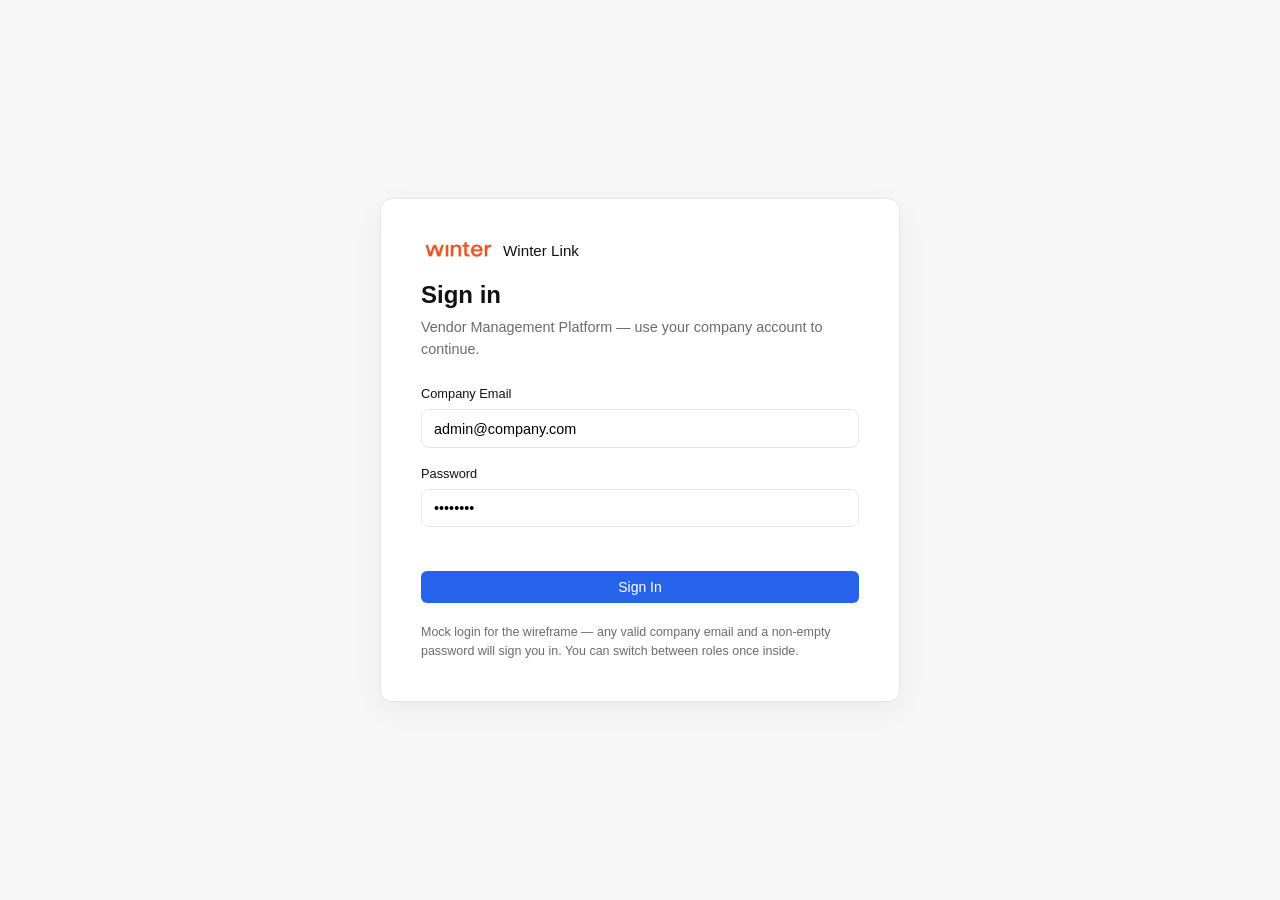
<file: index.html>
<!DOCTYPE html>
<html lang="en">
<head>
  <meta charset="UTF-8">
  <meta name="viewport" content="width=device-width, initial-scale=1.0">
  <title>VMP — Vendor Management Platform</title>
  <link rel="stylesheet" href="assets/css/vmp.css">
</head>
<body>
  <div class="login-page" id="login-screen">
    <div class="login-card">
      <div class="login-brand">
        <div class="brand-lockup">
          <img src="assets/images/winter-logo.png" alt="winter" class="brand-logo">
          <span class="brand-name">Winter Link</span>
        </div>
      </div>
      <h1>Sign in</h1>
      <p class="subtitle">Vendor Management Platform — use your company account to continue.</p>
      <form id="login-form" novalidate>
        <div class="login-field">
          <label for="login-email">Company Email</label>
          <input type="email" id="login-email" placeholder="you@company.com" autocomplete="username" value="admin@company.com">
        </div>
        <div class="login-field">
          <label for="login-password">Password</label>
          <input type="password" id="login-password" placeholder="••••••••" autocomplete="current-password" value="demo1234">
        </div>
        <div class="login-error" id="login-error"></div>
        <button type="submit" class="btn btn-primary login-submit">Sign In</button>
      </form>
      <p class="login-note">Mock login for the wireframe — any valid company email and a non-empty password will sign you in. You can switch between roles once inside.</p>
    </div>
  </div>

  <div class="app-shell" id="app-shell" style="display:none">
    <aside class="sidebar role-taq" id="sidebar">
      <div class="sidebar-brand">
        <div class="brand-lockup">
          <img src="assets/images/winter-logo.png" alt="winter" class="brand-logo">
          <span class="brand-name">Winter Link</span>
        </div>
      </div>
      <div class="sidebar-role-label" id="sidebar-role-label">TAQ / System Admin</div>
      <nav class="sidebar-nav" id="sidebar-nav"></nav>
      <div class="sidebar-footer" id="sidebar-footer"></div>
    </aside>

    <div class="main-area">
      <header class="topbar">
        <div class="topbar-left">
          <h2>Dashboard</h2>
        </div>
        <div class="topbar-right">
          <label for="role-switcher" style="font-size:.8rem;color:var(--muted);white-space:nowrap">View as:</label>
          <select id="role-switcher" style="padding:.4rem .6rem;border-radius:6px;border:1px solid var(--border);font-size:.85rem;min-width:200px">
            <option value="taq">TAQ / System Admin</option>
            <option value="hr">HR Operations</option>
            <option value="finance">Finance</option>
            <option value="manager">Contractor's Manager</option>
            <option value="contractor">Contractor</option>
            <option value="vendor">Vendor Side Manager</option>
          </select>
          <div class="notif-wrap" id="notif-wrap">
            <button type="button" class="notif-bell" id="notif-bell" title="Notifications" aria-label="Notifications" aria-expanded="false">
              <svg viewBox="0 0 24 24" aria-hidden="true">
                <path d="M6 9a6 6 0 0 1 12 0c0 7 3 7 3 9H3c0-2 3-2 3-9"/>
                <path d="M10 20a2 2 0 0 0 4 0"/>
              </svg>
              <span class="notif-count" id="notif-count">5</span>
            </button>
            <div class="notif-panel" id="notif-panel" hidden>
              <div class="notif-panel-header">
                <span>Notifications</span>
                <button type="button" class="btn btn-sm btn-secondary" id="notif-mark-all">Mark all read</button>
              </div>
              <div class="notif-panel-list" id="notif-panel-list"></div>
            </div>
          </div>
          <span id="current-user-email" style="font-size:.8rem;color:var(--muted);white-space:nowrap"></span>
          <button id="logout-btn" class="btn btn-secondary btn-sm" type="button">Log out</button>
        </div>
      </header>
      <main class="content" id="screen-content"></main>
    </div>
  </div>

  <script src="assets/js/mock-data.js"></script>
  <script src="assets/js/components.js"></script>
  <script src="assets/js/screen-helpers.js"></script>
  <script src="assets/js/screens.js"></script>
  <script src="assets/js/mock-actions.js"></script>
  <script src="assets/js/router.js"></script>
  <script src="assets/js/app.js"></script>
</body>
</html>
</file>
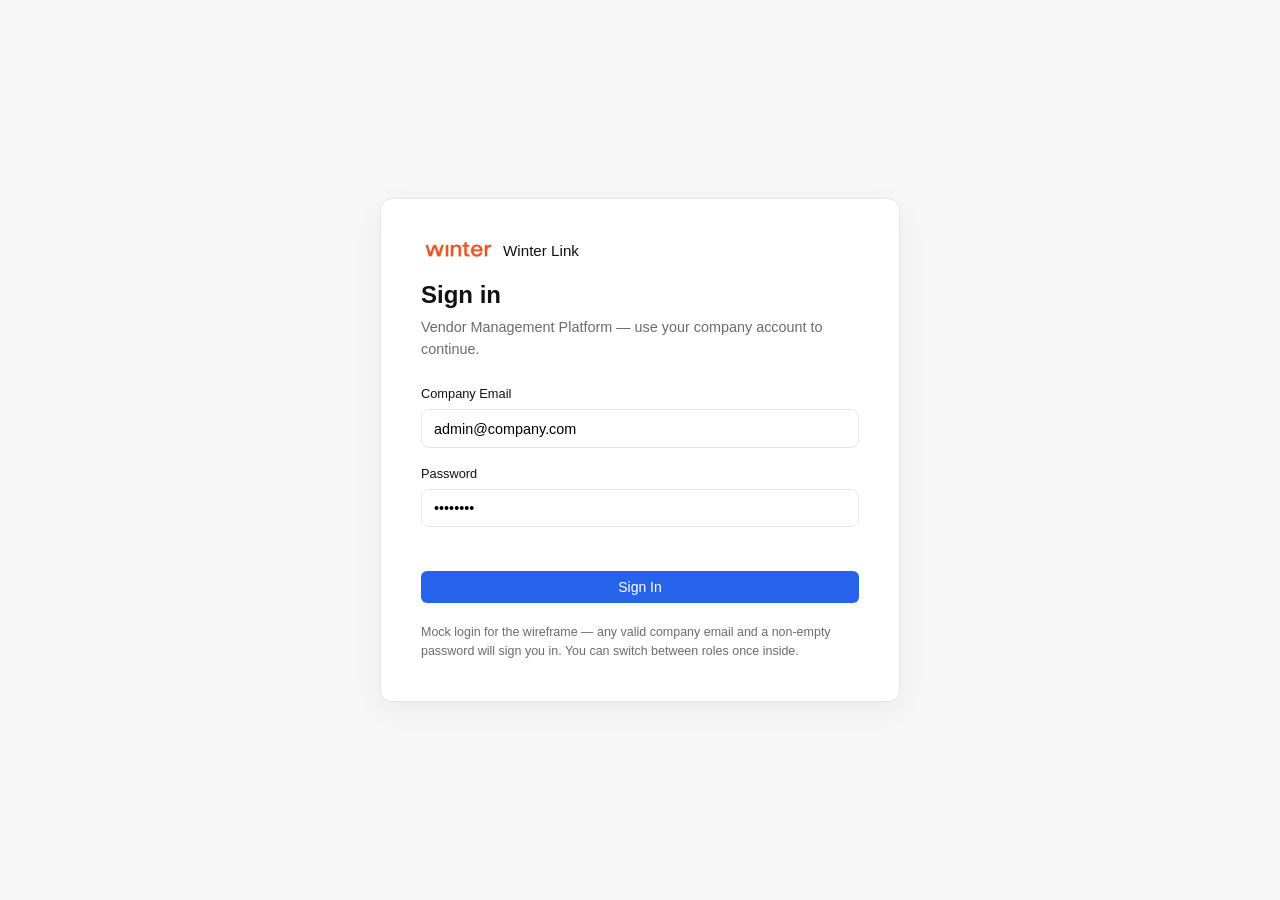
<file: app.html>
<!DOCTYPE html>
<html lang="en">
<head>
  <meta charset="UTF-8">
  <meta http-equiv="refresh" content="0;url=index.html">
  <title>Redirecting…</title>
</head>
<body>
  <p><a href="index.html">Go to VMP Portal</a></p>
</body>
</html>
</file>
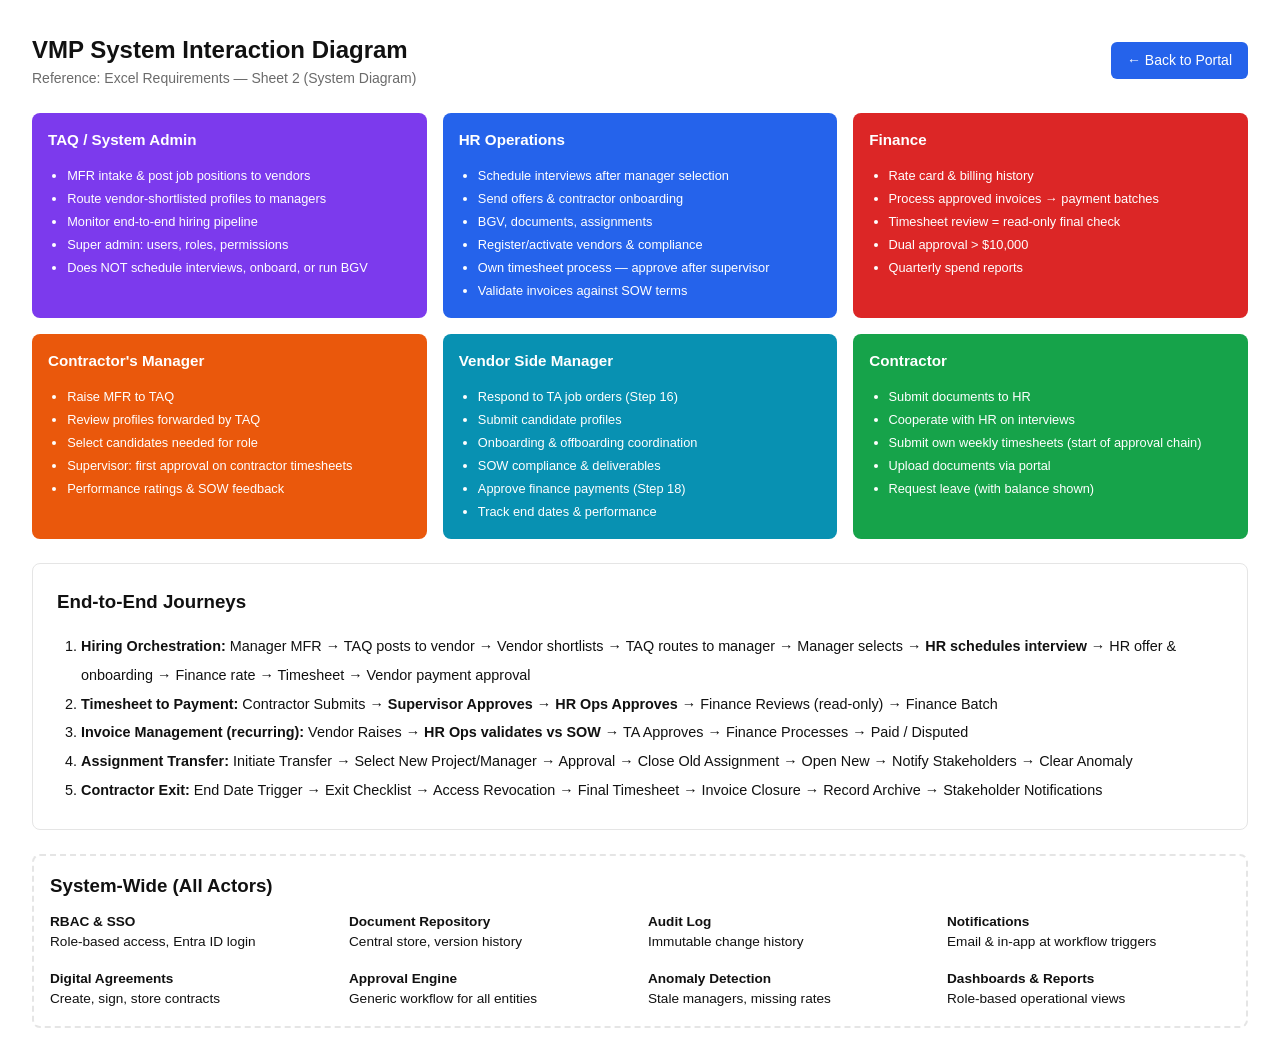
<file: system-diagram.html>
<!DOCTYPE html>
<html lang="en">
<head>
  <meta charset="UTF-8">
  <meta name="viewport" content="width=device-width, initial-scale=1.0">
  <title>VMP — System Diagram</title>
  <link rel="stylesheet" href="assets/css/vmp.css">
  <style>
    .diagram-page { max-width: 1400px; margin: 0 auto; padding: 2rem; }
    .actor-box { border-radius: 8px; padding: 1rem; color: #fff; min-height: 180px; }
    .actor-box h3 { font-size: .95rem; margin-bottom: .75rem; }
    .actor-box ul { font-size: .8rem; padding-left: 1.2rem; line-height: 1.8; }
    .flow-section { background: var(--surface); border: 1px solid var(--border); border-radius: 8px; padding: 1.5rem; margin: 1.5rem 0; }
    .flow-section h3 { margin-bottom: 1rem; }
    .flow-section ol { padding-left: 1.5rem; line-height: 2; font-size: .9rem; }
    .system-wide { border: 2px dashed var(--border); border-radius: 8px; padding: 1rem; margin-top: 1.5rem; }
  </style>
</head>
<body style="background:var(--bg)">
  <div class="diagram-page">
    <div style="display:flex;justify-content:space-between;align-items:center;margin-bottom:1.5rem">
      <div>
        <h1 style="font-size:1.5rem">VMP System Interaction Diagram</h1>
        <p style="color:var(--muted);font-size:.875rem">Reference: Excel Requirements — Sheet 2 (System Diagram)</p>
      </div>
      <a href="index.html" class="btn btn-primary">← Back to Portal</a>
    </div>

    <div style="display:grid;grid-template-columns:repeat(3,1fr);gap:1rem">
      <div class="actor-box" style="background:#7c3aed">
        <h3>TAQ / System Admin</h3>
        <ul>
          <li>MFR intake & post job positions to vendors</li>
          <li>Route vendor-shortlisted profiles to managers</li>
          <li>Monitor end-to-end hiring pipeline</li>
          <li>Super admin: users, roles, permissions</li>
          <li>Does NOT schedule interviews, onboard, or run BGV</li>
        </ul>
      </div>
      <div class="actor-box" style="background:#2563eb">
        <h3>HR Operations</h3>
        <ul>
          <li>Schedule interviews after manager selection</li>
          <li>Send offers & contractor onboarding</li>
          <li>BGV, documents, assignments</li>
          <li>Register/activate vendors & compliance</li>
          <li>Own timesheet process — approve after supervisor</li>
          <li>Validate invoices against SOW terms</li>
        </ul>
      </div>
      <div class="actor-box" style="background:#dc2626">
        <h3>Finance</h3>
        <ul>
          <li>Rate card & billing history</li>
          <li>Process approved invoices → payment batches</li>
          <li>Timesheet review = read-only final check</li>
          <li>Dual approval &gt; $10,000</li>
          <li>Quarterly spend reports</li>
        </ul>
      </div>
      <div class="actor-box" style="background:#ea580c">
        <h3>Contractor's Manager</h3>
        <ul>
          <li>Raise MFR to TAQ</li>
          <li>Review profiles forwarded by TAQ</li>
          <li>Select candidates needed for role</li>
          <li>Supervisor: first approval on contractor timesheets</li>
          <li>Performance ratings & SOW feedback</li>
        </ul>
      </div>
      <div class="actor-box" style="background:#0891b2">
        <h3>Vendor Side Manager</h3>
        <ul>
          <li>Respond to TA job orders (Step 16)</li>
          <li>Submit candidate profiles</li>
          <li>Onboarding & offboarding coordination</li>
          <li>SOW compliance & deliverables</li>
          <li>Approve finance payments (Step 18)</li>
          <li>Track end dates & performance</li>
        </ul>
      </div>
      <div class="actor-box" style="background:#16a34a">
        <h3>Contractor</h3>
        <ul>
          <li>Submit documents to HR</li>
          <li>Cooperate with HR on interviews</li>
          <li>Submit own weekly timesheets (start of approval chain)</li>
          <li>Upload documents via portal</li>
          <li>Request leave (with balance shown)</li>
        </ul>
      </div>
    </div>

    <div class="flow-section">
      <h3>End-to-End Journeys</h3>
      <ol>
        <li><strong>Hiring Orchestration:</strong> Manager MFR → TAQ posts to vendor → Vendor shortlists → TAQ routes to manager → Manager selects → <strong>HR schedules interview</strong> → HR offer & onboarding → Finance rate → Timesheet → Vendor payment approval</li>
        <li><strong>Timesheet to Payment:</strong> Contractor Submits → <strong>Supervisor Approves</strong> → <strong>HR Ops Approves</strong> → Finance Reviews (read-only) → Finance Batch</li>
        <li><strong>Invoice Management (recurring):</strong> Vendor Raises → <strong>HR Ops validates vs SOW</strong> → TA Approves → Finance Processes → Paid / Disputed</li>
        <li><strong>Assignment Transfer:</strong> Initiate Transfer → Select New Project/Manager → Approval → Close Old Assignment → Open New → Notify Stakeholders → Clear Anomaly</li>
        <li><strong>Contractor Exit:</strong> End Date Trigger → Exit Checklist → Access Revocation → Final Timesheet → Invoice Closure → Record Archive → Stakeholder Notifications</li>
      </ol>
    </div>

    <div class="system-wide">
      <h3 style="margin-bottom:.75rem">System-Wide (All Actors)</h3>
      <div style="display:grid;grid-template-columns:repeat(4,1fr);gap:1rem;font-size:.85rem">
        <div><strong>RBAC & SSO</strong><br>Role-based access, Entra ID login</div>
        <div><strong>Document Repository</strong><br>Central store, version history</div>
        <div><strong>Audit Log</strong><br>Immutable change history</div>
        <div><strong>Notifications</strong><br>Email & in-app at workflow triggers</div>
        <div><strong>Digital Agreements</strong><br>Create, sign, store contracts</div>
        <div><strong>Approval Engine</strong><br>Generic workflow for all entities</div>
        <div><strong>Anomaly Detection</strong><br>Stale managers, missing rates</div>
        <div><strong>Dashboards & Reports</strong><br>Role-based operational views</div>
      </div>
    </div>
  </div>
</body>
</html>
</file>
<file: assets/css/vmp.css>
:root {
  --taq: #7c3aed;
  --hr: #2563eb;
  --finance: #dc2626;
  --manager: #ea580c;
  --contractor: #16a34a;
  --vendor: #0891b2;
  --bg: #ffffff;
  --surface: #ffffff;
  --sidebar-bg: #f3f3f3;
  --sidebar-hover: #eaeaea;
  --sidebar-active: #e4e4e4;
  --border: #e5e5e5;
  --text: #111111;
  --muted: #6b6b6b;
  --sidebar-w: 210px;
}

* { box-sizing: border-box; margin: 0; padding: 0; }

body {
  font-family: -apple-system, BlinkMacSystemFont, 'Segoe UI', Roboto, sans-serif;
  background: var(--bg);
  color: var(--text);
  line-height: 1.5;
  font-weight: 400;
}

a { color: var(--hr); text-decoration: none; }
a:hover { text-decoration: underline; }

/* Login */
.login-page {
  min-height: 100vh;
  display: flex;
  align-items: center;
  justify-content: center;
  background: #f7f7f7;
}

.login-card {
  background: var(--surface);
  border-radius: 12px;
  padding: 2.5rem;
  width: 100%;
  max-width: 520px;
  box-shadow: 0 8px 30px rgba(0,0,0,.06);
  border: 1px solid var(--border);
}

.login-card h1 { font-size: 1.5rem; margin-bottom: .25rem; }
.login-card .subtitle { color: var(--muted); margin-bottom: 1.5rem; font-size: .9rem; }
.login-brand {
  margin-bottom: 1rem;
}
.login-field { margin-bottom: 1rem; text-align: left; }
.login-field label {
  display: block;
  font-size: .8rem;
  font-weight: 400;
  color: var(--text);
  margin-bottom: .35rem;
}
.login-field input {
  width: 100%;
  padding: .65rem .75rem;
  border: 1px solid var(--border);
  border-radius: 8px;
  font-size: .9rem;
  background: var(--surface);
}
.login-field input:focus { outline: none; border-color: var(--hr); box-shadow: 0 0 0 3px rgba(37,99,235,.12); }
.login-submit { width: 100%; justify-content: center; margin-top: .25rem; padding: .7rem 1rem; }
.login-error { color: #dc2626; font-size: .8rem; min-height: 1rem; margin-bottom: .5rem; text-align: left; }
.login-note { color: var(--muted); font-size: .78rem; margin-top: 1.25rem; line-height: 1.5; }

.role-grid {
  display: grid;
  grid-template-columns: 1fr 1fr;
  gap: .75rem;
  margin: 1rem 0;
}

.role-btn {
  padding: 1rem;
  border: 2px solid var(--border);
  border-radius: 8px;
  background: var(--surface);
  cursor: pointer;
  text-align: left;
  transition: all .15s;
}

.role-btn:hover { border-color: var(--hr); background: #eff6ff; }
.role-btn.selected { border-color: var(--hr); background: #dbeafe; }
.role-btn .role-name { font-weight: 400; font-size: .85rem; }
.role-btn .role-desc { font-size: .75rem; color: var(--muted); margin-top: .25rem; }

.role-btn[data-role="taq"] { border-left: 4px solid var(--taq); }
.role-btn[data-role="hr"] { border-left: 4px solid var(--hr); }
.role-btn[data-role="finance"] { border-left: 4px solid var(--finance); }
.role-btn[data-role="manager"] { border-left: 4px solid var(--manager); }
.role-btn[data-role="contractor"] { border-left: 4px solid var(--contractor); }
.role-btn[data-role="vendor"] { border-left: 4px solid var(--vendor); }

.btn {
  display: inline-flex;
  align-items: center;
  gap: .5rem;
  padding: .5rem 1rem;
  border-radius: 6px;
  border: none;
  font-size: .875rem;
  font-weight: 400;
  cursor: pointer;
  transition: all .15s;
}

.btn-primary { background: var(--hr); color: #fff; }
.btn-primary:hover { background: #1d4ed8; }
.btn-secondary { background: var(--surface); color: var(--text); border: 1px solid var(--border); }
.btn-secondary:hover { background: var(--bg); }
.btn-success { background: #16a34a; color: #fff; }
.btn-danger { background: #dc2626; color: #fff; }
.btn-sm { padding: .35rem .65rem; font-size: .8rem; }

/* App shell */
.app-shell { display: flex; min-height: 100vh; }

.sidebar {
  width: var(--sidebar-w);
  background: var(--sidebar-bg);
  color: var(--text);
  display: flex;
  flex-direction: column;
  position: fixed;
  top: 0; left: 0; bottom: 0;
  overflow-y: auto;
  z-index: 100;
  border-right: 1px solid var(--border);
}

.sidebar.role-taq { --sidebar-accent: var(--taq); }
.sidebar.role-hr { --sidebar-accent: var(--hr); }
.sidebar.role-finance { --sidebar-accent: var(--finance); }
.sidebar.role-manager { --sidebar-accent: var(--manager); }
.sidebar.role-contractor { --sidebar-accent: var(--contractor); }
.sidebar.role-vendor { --sidebar-accent: var(--vendor); }

.sidebar-role-label {
  padding: .45rem 1rem;
  font-size: .72rem;
  font-weight: 400;
  letter-spacing: 0;
  text-transform: none;
  color: var(--muted);
  border-bottom: 1px solid var(--border);
}

.sidebar-brand {
  padding: 1rem 1rem .85rem;
  border-bottom: 1px solid var(--border);
  font-weight: 400;
  font-size: .95rem;
  color: var(--text);
}

.brand-lockup {
  display: flex;
  align-items: center;
  gap: .45rem;
  min-width: 0;
}

.brand-logo {
  height: 22px;
  width: auto;
  display: block;
  flex-shrink: 0;
}

.brand-name {
  font-size: .95rem;
  font-weight: 400;
  color: var(--text);
  white-space: nowrap;
  line-height: 1;
}

.sidebar-nav {
  padding: .5rem 0;
  flex: 1;
}

.sidebar-footer {
  padding: .5rem 0 .75rem;
  border-top: 1px solid var(--border);
}

.nav-section {
  padding: .4rem .85rem .2rem;
  font-size: .7rem;
  text-transform: none;
  letter-spacing: 0;
  color: var(--muted);
}

/* Collapsible sidebar sections */
.nav-section-toggle {
  display: flex;
  align-items: center;
  gap: .55rem;
  padding: .5rem .85rem;
  margin: .1rem .4rem;
  border-radius: 6px;
  cursor: pointer;
  user-select: none;
  font-size: .84rem;
  font-weight: 400;
  color: var(--text);
  transition: color .15s, background .15s;
}
.nav-section-toggle:hover { color: var(--text); background: var(--sidebar-hover); }

/* Single-item sections rendered as direct top-level links, styled like headings */
.nav-item.nav-item-top {
  display: flex;
  align-items: center;
  gap: .55rem;
  font-size: .84rem;
  font-weight: 400;
  text-transform: none;
  letter-spacing: 0;
  color: var(--text);
  padding: .5rem .85rem;
  margin: .1rem .4rem;
  border-radius: 6px;
  border-left: none;
}
.nav-section-toggle .nav-section-label { flex: 1; min-width: 0; line-height: 1.3; }
.nav-section-toggle .nav-caret {
  font-size: .65rem;
  color: var(--muted);
  transition: transform .15s ease;
  flex-shrink: 0;
}
.nav-section-toggle.open .nav-caret { transform: rotate(90deg); }
.nav-section-toggle .nav-badge,
.nav-item .nav-badge {
  background: var(--finance);
  color: #fff;
  font-size: .62rem;
  font-weight: 400;
  padding: .1rem .35rem;
  border-radius: 999px;
  min-width: 16px;
  text-align: center;
  margin-left: auto;
  flex-shrink: 0;
}

.nav-item .nav-item-label {
  flex: 1;
  min-width: 0;
}
.nav-icon {
  width: 15px;
  height: 15px;
  flex-shrink: 0;
  color: var(--muted);
  display: inline-flex;
  align-items: center;
  justify-content: center;
}
.nav-icon svg {
  width: 15px;
  height: 15px;
  stroke: currentColor;
  fill: none;
  stroke-width: 1.6;
  stroke-linecap: round;
  stroke-linejoin: round;
}
.nav-section-toggle:hover .nav-icon,
.nav-item.nav-item-top:hover .nav-icon,
.nav-item.nav-item-top.active .nav-icon {
  color: var(--text);
}

.nav-section-items { display: none; padding: .1rem 0 .35rem; }
.nav-section-items.open { display: block; }
.nav-section-items .nav-item {
  padding: .38rem .85rem .38rem 2.35rem;
  margin: 0 .4rem;
  font-size: .74rem;
}

.nav-item {
  display: flex;
  align-items: center;
  gap: .45rem;
  padding: .45rem .85rem;
  margin: .05rem .4rem;
  border-radius: 6px;
  color: var(--text);
  font-size: .74rem;
  font-weight: 400;
  cursor: pointer;
  border-left: none;
  transition: background .15s, color .15s;
  text-decoration: none;
  line-height: 1.35;
}

.nav-item:hover { background: var(--sidebar-hover); color: var(--text); text-decoration: none; }
.nav-item.active {
  background: var(--sidebar-active);
  color: var(--text);
  box-shadow: inset 2px 0 0 var(--sidebar-accent, var(--hr));
}

.main-area { margin-left: var(--sidebar-w); flex: 1; display: flex; flex-direction: column; min-height: 100vh; }

.topbar {
  background: var(--surface);
  border-bottom: 1px solid var(--border);
  padding: .75rem 1.5rem;
  display: flex;
  align-items: center;
  justify-content: space-between;
  position: sticky;
  top: 0;
  z-index: 50;
}

.topbar-left h2 { font-size: 1.05rem; font-weight: 400; color: var(--text); }

.topbar-right { display: flex; align-items: center; gap: 1rem; }

.notif-wrap {
  position: relative;
}

.notif-bell {
  position: relative;
  cursor: pointer;
  width: 34px;
  height: 34px;
  padding: 0;
  border: 1px solid var(--border);
  border-radius: 8px;
  background: var(--surface);
  color: var(--text);
  display: inline-flex;
  align-items: center;
  justify-content: center;
  line-height: 1;
  transition: background .15s, border-color .15s;
}
.notif-bell:hover { background: #f7f7f7; border-color: #d4d4d4; }
.notif-bell svg {
  width: 16px;
  height: 16px;
  stroke: currentColor;
  fill: none;
  stroke-width: 1.7;
  stroke-linecap: round;
  stroke-linejoin: round;
}

.notif-count {
  position: absolute;
  top: -5px; right: -5px;
  background: var(--finance);
  color: #fff;
  font-size: .62rem;
  font-weight: 400;
  min-width: 16px; height: 16px;
  padding: 0 4px;
  border-radius: 50%;
  display: flex;
  align-items: center;
  justify-content: center;
}

.notif-panel {
  position: absolute;
  right: 0;
  top: calc(100% + 8px);
  width: min(380px, calc(100vw - 2rem));
  max-height: 420px;
  background: var(--surface);
  border: 1px solid var(--border);
  border-radius: 10px;
  box-shadow: 0 12px 40px rgba(15, 23, 42, .18);
  z-index: 1000;
  display: flex;
  flex-direction: column;
  overflow: hidden;
}

.notif-panel[hidden] { display: none !important; }

.notif-panel-header {
  display: flex;
  align-items: center;
  justify-content: space-between;
  gap: .75rem;
  padding: .75rem 1rem;
  border-bottom: 1px solid var(--border);
  background: var(--bg);
}

.notif-panel-list {
  overflow-y: auto;
  flex: 1;
}

.notif-item {
  display: block;
  width: 100%;
  text-align: left;
  border: none;
  border-bottom: 1px solid var(--border);
  background: var(--surface);
  padding: .85rem 1rem;
  cursor: pointer;
  transition: background .12s;
}

.notif-item:hover { background: #f8fafc; }
.notif-item.unread { background: #eff6ff; }
.notif-item.unread:hover { background: #dbeafe; }

.notif-item-title {
  font-size: .85rem;
  font-weight: 400;
  color: var(--text);
  margin-bottom: .2rem;
  line-height: 1.35;
}

.notif-item-meta {
  font-size: .75rem;
  color: var(--muted);
  display: flex;
  flex-wrap: wrap;
  gap: .35rem .75rem;
}

.notif-empty {
  padding: 1.5rem 1rem;
  text-align: center;
  color: var(--muted);
  font-size: .85rem;
}

.content { padding: 1.5rem; flex: 1; background: var(--bg); }

.screen-wrap { position: relative; }

/* Cards & stats */
.stats-grid {
  display: grid;
  grid-template-columns: repeat(auto-fit, minmax(200px, 1fr));
  gap: 1rem;
  margin-bottom: 1.5rem;
}

.stat-card {
  background: var(--surface);
  border: 1px solid var(--border);
  border-radius: 8px;
  padding: 1.25rem;
  cursor: pointer;
  transition: box-shadow .15s;
}

.stat-card:hover { box-shadow: 0 4px 12px rgba(0,0,0,.08); }
.stat-card .stat-value { font-size: 1.75rem; font-weight: 400; }
.stat-card .stat-label { font-size: .8rem; color: var(--muted); margin-top: .25rem; }
.stat-card .stat-change { font-size: .75rem; margin-top: .5rem; }
.stat-card.warning .stat-value { color: #ea580c; }
.stat-card.danger .stat-value { color: #dc2626; }
.stat-card.success .stat-value { color: #16a34a; }

.card {
  background: var(--surface);
  border: 1px solid var(--border);
  border-radius: 8px;
  margin-bottom: 1rem;
}

.card-header {
  padding: 1rem 1.25rem;
  border-bottom: 1px solid var(--border);
  display: flex;
  align-items: center;
  justify-content: space-between;
}

.card-header h3 { font-size: 1rem; font-weight: 400; }
.card-body { padding: 1.25rem; }

.grid-2 { display: grid; grid-template-columns: 1fr 1fr; gap: 1rem; }
.grid-3 { display: grid; grid-template-columns: 1fr 1fr 1fr; gap: 1rem; }

/* Tables */
.table-wrap { overflow-x: auto; }

table {
  width: 100%;
  border-collapse: collapse;
  font-size: .875rem;
}

th {
  text-align: left;
  padding: .75rem 1rem;
  background: #fafafa;
  border-bottom: 2px solid var(--border);
  font-weight: 400;
  font-size: .8rem;
  color: var(--muted);
  white-space: nowrap;
}

td {
  padding: .75rem 1rem;
  border-bottom: 1px solid var(--border);
  vertical-align: middle;
}

tr:hover td { background: #f8fafc; }

/* Badges */
.badge {
  display: inline-block;
  padding: .2rem .6rem;
  border-radius: 999px;
  font-size: .7rem;
  font-weight: 400;
  white-space: nowrap;
}

.badge-draft { background: #f1f5f9; color: #475569; }
.badge-pending { background: #fef3c7; color: #92400e; }
.badge-approved { background: #dcfce7; color: #166534; }
.badge-active { background: #dbeafe; color: #1e40af; }
.badge-rejected { background: #fee2e2; color: #991b1b; }
.badge-blocked { background: #fecaca; color: #7f1d1d; }
.badge-resolved { background: #d1fae5; color: #065f46; }
.badge-suspended { background: #e2e8f0; color: #475569; }
.badge-exited { background: #f1f5f9; color: #64748b; }
.badge-onboarding { background: #ede9fe; color: #5b21b6; }
.badge-cleared { background: #dcfce7; color: #166534; }
.badge-failed { background: #fee2e2; color: #991b1b; }
.badge-paid { background: #bbf7d0; color: #14532d; }

/* Forms */
.form-grid {
  display: grid;
  grid-template-columns: 1fr 1fr;
  gap: 1rem;
}

.form-group { margin-bottom: 1rem; }
.form-group.full { grid-column: 1 / -1; }

.form-group label {
  display: block;
  font-size: .8rem;
  font-weight: 400;
  margin-bottom: .35rem;
  color: var(--muted);
}

.form-group input,
.form-group select,
.form-group textarea {
  width: 100%;
  padding: .5rem .75rem;
  border: 1px solid var(--border);
  border-radius: 6px;
  font-size: .875rem;
}

.form-group input:disabled,
.form-group select:disabled {
  background: var(--bg);
  color: var(--muted);
}

.form-actions {
  display: flex;
  gap: .75rem;
  margin-top: 1.5rem;
  padding-top: 1rem;
  border-top: 1px solid var(--border);
}

/* Stepper */
.stepper {
  display: flex;
  gap: 0;
  margin-bottom: 1.5rem;
  overflow-x: auto;
}

.step {
  flex: 1;
  min-width: 100px;
  text-align: center;
  position: relative;
}

.step::after {
  content: '';
  position: absolute;
  top: 16px;
  left: 50%;
  width: 100%;
  height: 2px;
  background: var(--border);
  z-index: 0;
}

.step:last-child::after { display: none; }

.step-circle {
  width: 32px; height: 32px;
  border-radius: 50%;
  background: var(--border);
  color: var(--muted);
  display: flex;
  align-items: center;
  justify-content: center;
  margin: 0 auto .5rem;
  font-size: .75rem;
  font-weight: 400;
  position: relative;
  z-index: 1;
  transition: transform .15s;
}

.step.done .step-circle { background: #16a34a; color: #fff; }
.step.current .step-circle { background: var(--hr); color: #fff; }
.step.pending .step-circle { background: var(--border); color: var(--muted); }

.step-label { font-size: .7rem; color: var(--muted); }

.step.step-locked {
  opacity: .55;
}
.step.step-locked .step-circle {
  background: #f3f3f3;
  color: var(--muted);
  border: 1px dashed #cfcfcf;
}
.step.step-locked.current .step-circle {
  background: #f3f3f3;
  color: var(--text);
  border-color: var(--text);
}
.step.step-locked .step-label {
  font-style: italic;
}

.actor-gate {
  padding: .35rem 0 .15rem;
  max-width: 420px;
}
.actor-gate-msg {
  font-size: .9rem;
  color: var(--text);
  margin-bottom: .35rem;
}
.actor-gate-role {
  color: var(--text);
}
.actor-gate-hint {
  font-size: .85rem;
  color: var(--muted);
  margin-bottom: .9rem;
}

.stepper-interactive .step {
  cursor: pointer;
  transition: opacity .15s;
}

.stepper-interactive .step:hover .step-label { color: var(--text); }
.stepper-interactive .step:hover .step-circle { transform: scale(1.08); }
.stepper-interactive .step:focus-visible { outline: 2px solid var(--hr); outline-offset: 2px; border-radius: 4px; }

.process-flow-panels { margin-top: .5rem; }
.process-flow-panel { display: none; }
.process-flow-panel.active { display: block; }

/* Kanban */
.kanban {
  display: grid;
  grid-template-columns: repeat(5, 1fr);
  gap: .75rem;
  min-height: 300px;
}

.kanban-col {
  background: var(--bg);
  border-radius: 8px;
  padding: .75rem;
}

.kanban-col h4 {
  font-size: .75rem;
  text-transform: none;
  font-weight: 400;
  color: var(--muted);
  margin-bottom: .75rem;
  padding-bottom: .5rem;
  border-bottom: 2px solid var(--border);
}

.kanban-card {
  background: var(--surface);
  border: 1px solid var(--border);
  border-radius: 6px;
  padding: .75rem;
  margin-bottom: .5rem;
  font-size: .8rem;
  cursor: pointer;
}

.kanban-card:hover { box-shadow: 0 2px 8px rgba(0,0,0,.1); }
.kanban-card .name { font-weight: 400; }
.kanban-card .meta { font-size: .7rem; color: var(--muted); margin-top: .25rem; }

/* Entity links */
.entity-link {
  color: var(--hr);
  cursor: pointer;
  font-weight: 400;
}
.entity-link:hover { text-decoration: underline; }

.chip {
  display: inline-block;
  padding: .15rem .5rem;
  background: #eff6ff;
  border-radius: 4px;
  font-size: .75rem;
  margin: .15rem;
  cursor: pointer;
}

.chip:hover { background: #dbeafe; }

/* Tabs */
.tabs {
  display: flex;
  border-bottom: 1px solid var(--border);
  margin-bottom: 1rem;
}

.tab {
  padding: .75rem 1.25rem;
  cursor: pointer;
  font-size: .875rem;
  color: var(--muted);
  border-bottom: 2px solid transparent;
  margin-bottom: -1px;
}

.tab.active { color: var(--hr); border-bottom-color: var(--hr); font-weight: 400; }
.tab:hover { color: var(--text); }

/* Sub-navigation between sibling screens (rendered as links, styled as tabs) */
.subnav a.tab { text-decoration: none; }
.subnav a.tab:hover { text-decoration: none; color: var(--text); }

.tab-panel { display: none; }
.tab-panel.active { display: block; }

/* Alert */
.alert {
  padding: .75rem 1rem;
  border-radius: 6px;
  margin-bottom: 1rem;
  font-size: .875rem;
}

.alert-info { background: #eff6ff; border: 1px solid #bfdbfe; color: #1e40af; }
.alert-warning { background: #fffbeb; border: 1px solid #fde68a; color: #92400e; }
.alert-danger { background: #fef2f2; border: 1px solid #fecaca; color: #991b1b; }
.alert-success { background: #f0fdf4; border: 1px solid #bbf7d0; color: #166534; }

/* Checklist */
.checklist-item {
  display: flex;
  align-items: center;
  gap: .75rem;
  padding: .75rem;
  border-bottom: 1px solid var(--border);
}

.checklist-item input[type="checkbox"] { width: 18px; height: 18px; }
.checklist-item.done { opacity: .6; }
.checklist-item.done .item-label { text-decoration: line-through; }

/* Timeline */
.timeline { padding-left: 1.5rem; border-left: 2px solid var(--border); }
.timeline-item { margin-bottom: 1rem; position: relative; }
.timeline-item::before {
  content: '';
  position: absolute;
  left: -1.65rem;
  top: .35rem;
  width: 10px; height: 10px;
  border-radius: 50%;
  background: var(--hr);
}
.timeline-item .time { font-size: .75rem; color: var(--muted); }
.timeline-item .action { font-weight: 400; font-size: .875rem; }

/* Toast */
.toast {
  position: fixed;
  bottom: 1.5rem;
  right: 1.5rem;
  background: #1e293b;
  color: #fff;
  padding: .75rem 1.25rem;
  border-radius: 8px;
  font-size: .875rem;
  z-index: 9999;
  animation: slideIn .3s ease;
}

@keyframes slideIn {
  from { transform: translateY(20px); opacity: 0; }
  to { transform: translateY(0); opacity: 1; }
}

.toolbar {
  display: flex;
  gap: .75rem;
  margin-bottom: 1rem;
  flex-wrap: wrap;
  align-items: center;
}

.toolbar input[type="search"],
.toolbar select {
  padding: .45rem .75rem;
  border: 1px solid var(--border);
  border-radius: 6px;
  font-size: .875rem;
}

.search-input { min-width: 220px; }

.empty-state {
  text-align: center;
  padding: 3rem;
  color: var(--muted);
}

tr.row-blocked, tbody tr.row-blocked {
  background: #fef2f2;
}

tr.row-blocked td:first-child {
  border-left: 3px solid #dc2626;
}

.detail-row {
  display: flex;
  padding: .5rem 0;
  border-bottom: 1px solid var(--border);
}

.detail-row .label { width: 180px; font-size: .8rem; color: var(--muted); flex-shrink: 0; }
.detail-row .value { font-size: .875rem; }

/* Modal */
.modal-overlay {
  position: fixed;
  inset: 0;
  background: rgba(17, 17, 17, .35);
  z-index: 2000;
  display: flex;
  align-items: flex-start;
  justify-content: center;
  padding: 4vh 1rem 2rem;
  overflow-y: auto;
}
.modal-overlay[hidden] { display: none !important; }
.modal-dialog {
  background: var(--surface);
  border: 1px solid var(--border);
  border-radius: 10px;
  width: min(640px, 100%);
  box-shadow: 0 16px 48px rgba(0, 0, 0, .14);
  margin: auto 0;
}
.modal-dialog.modal-wide { width: min(820px, 100%); }
.modal-header {
  display: flex;
  align-items: center;
  justify-content: space-between;
  gap: 1rem;
  padding: 1rem 1.25rem;
  border-bottom: 1px solid var(--border);
}
.modal-header h3 {
  font-size: 1rem;
  font-weight: 400;
  color: var(--text);
}
.modal-close {
  border: none;
  background: transparent;
  font-size: 1.4rem;
  line-height: 1;
  color: var(--muted);
  cursor: pointer;
  padding: .15rem .4rem;
}
.modal-close:hover { color: var(--text); }
.modal-body {
  padding: 1.25rem;
}
.modal-body .card {
  border: none;
  margin-bottom: 1rem;
  box-shadow: none;
}
.modal-body .card:last-child { margin-bottom: 0; }
.modal-body .card-header {
  padding: 0 0 .75rem;
  border-bottom: 1px solid var(--border);
}
.modal-body .card-body { padding: .85rem 0 0; }

@media (max-width: 1024px) {
  .sidebar { width: 190px; }
  .main-area { margin-left: 190px; }
  .kanban { grid-template-columns: repeat(3, 1fr); }
  .form-grid, .grid-2, .grid-3 { grid-template-columns: 1fr; }
}

@media (max-width: 768px) {
  .sidebar { display: none; }
  .main-area { margin-left: 0; }
  .role-grid { grid-template-columns: 1fr; }
}
</file>
